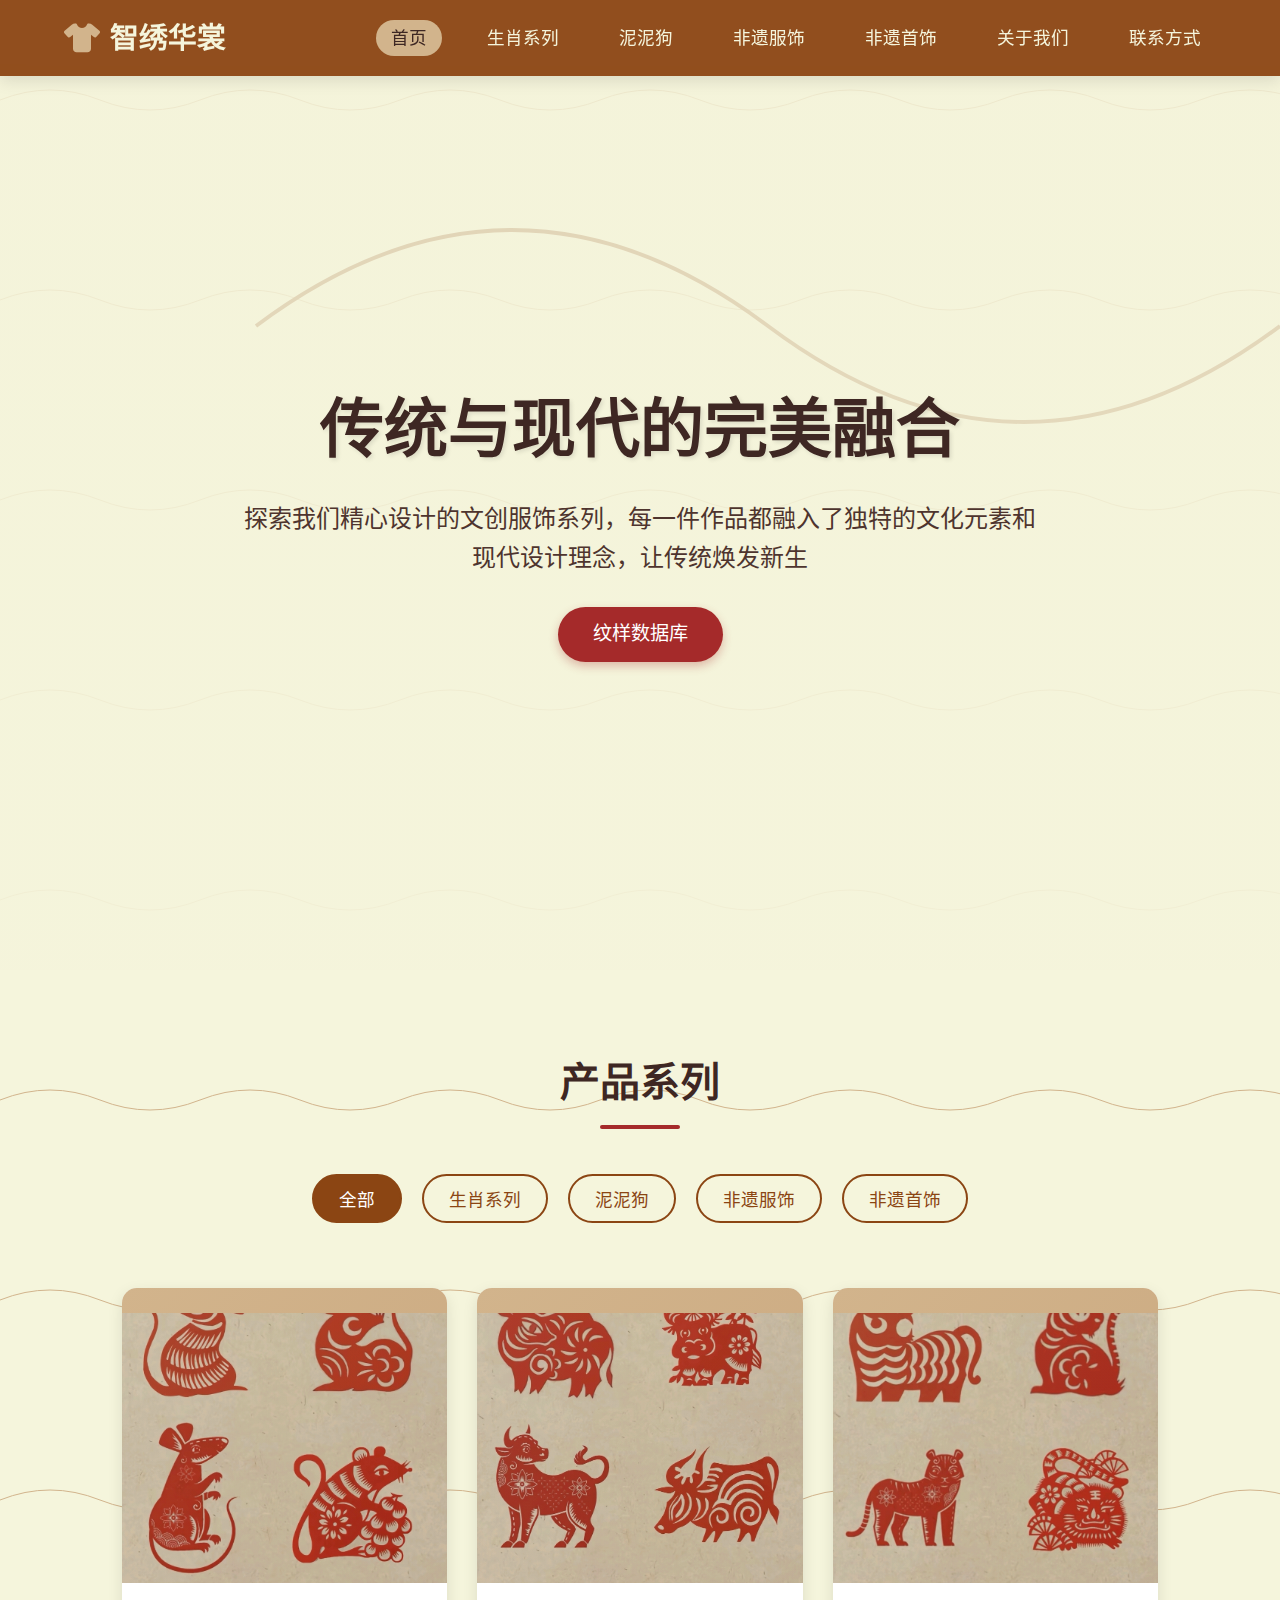
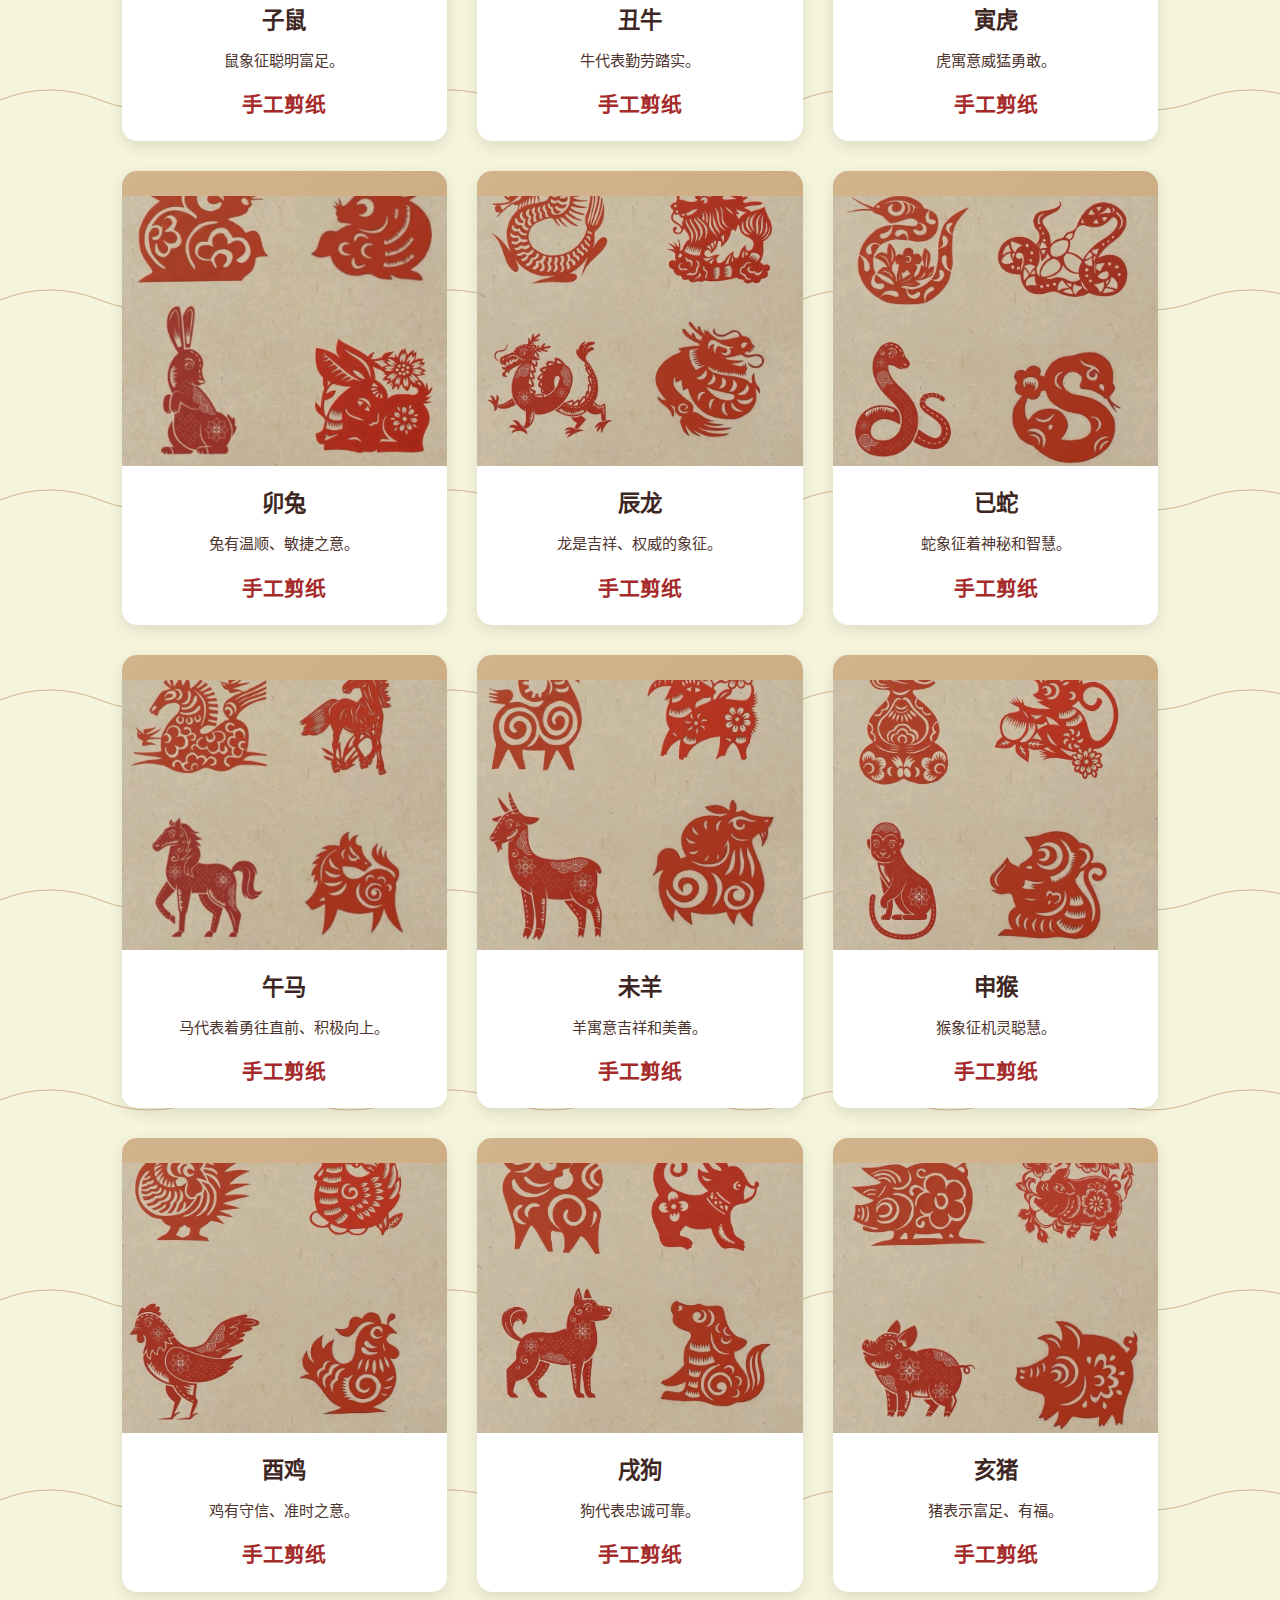
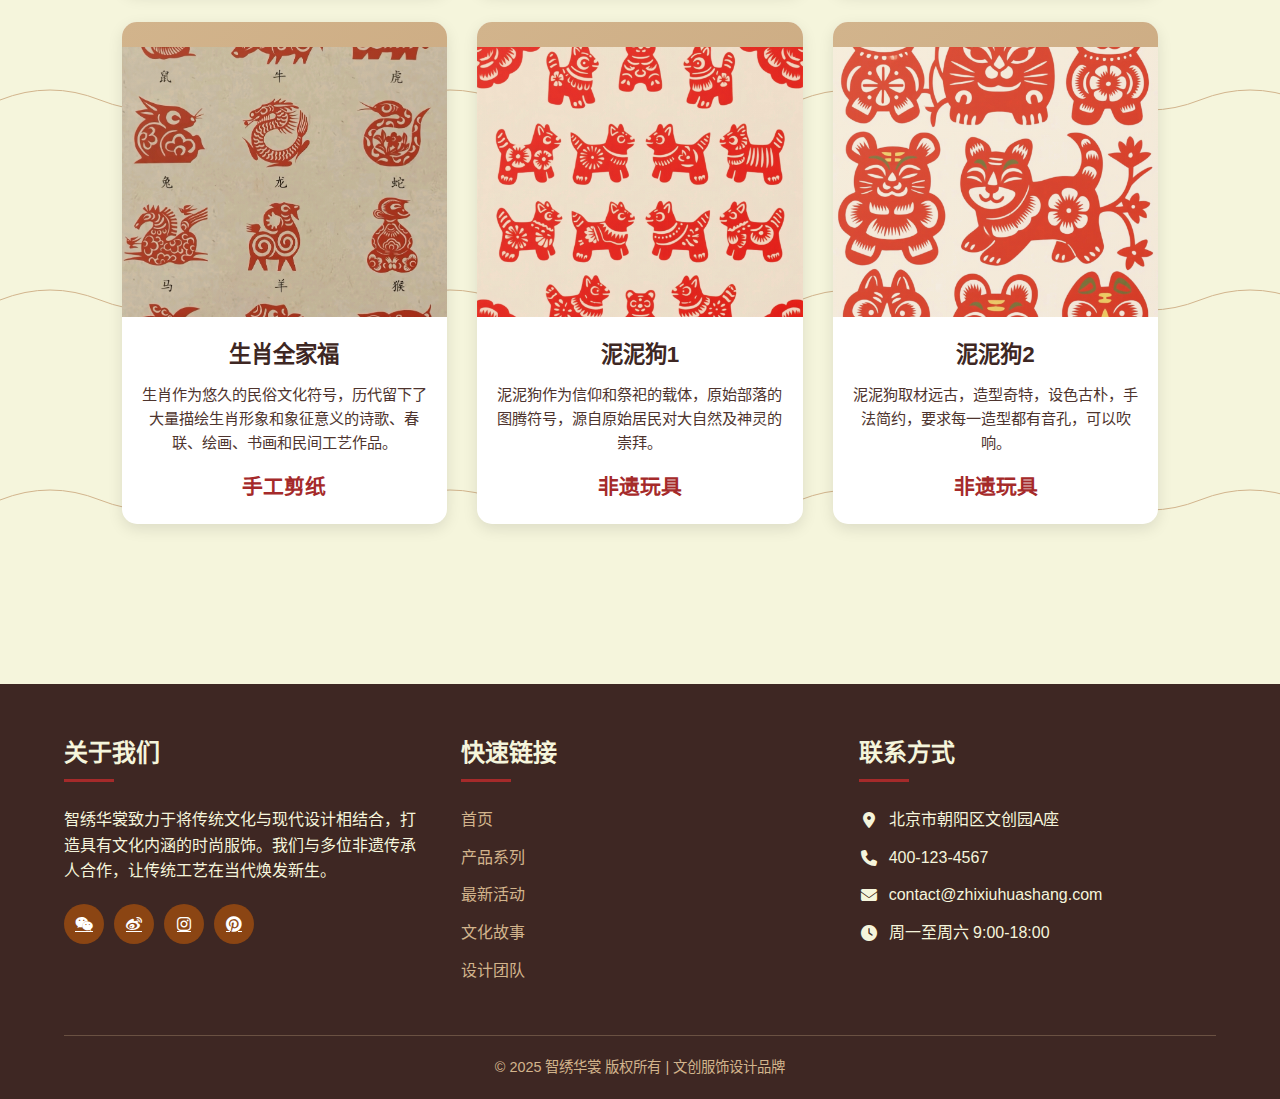
<file: index.html>
<!DOCTYPE html>
<html lang="zh-CN">

<head>
  <meta charset="UTF-8">
  <meta name="viewport" content="width=device-width, initial-scale=1.0">
  <title>智绣华裳 - 文创服饰展示</title>
  <link rel="stylesheet" href="style.css">
  <link rel="stylesheet" href="https://cdnjs.cloudflare.com/ajax/libs/font-awesome/6.4.0/css/all.min.css">
</head>

<body>
  <!-- 导航栏 -->
  <nav class="navbar">
    <a href="#" class="logo">
      <i class="fas fa-tshirt"></i>
      智绣华裳
    </a>
    <ul class="nav-links">
      <li><a href="#" class="active">首页</a></li>
      <li><a href="#">生肖系列</a></li>
      <li><a href="#">泥泥狗</a></li>
      <li><a href="#">非遗服饰</a></li>
      <li><a href="#">非遗首饰</a></li>
      <li><a href="#">关于我们</a></li>
      <li><a href="#">联系方式</a></li>
    </ul>
  </nav>

  <!-- 头部区域 -->
  <header class="hero">
    <h1>传统与现代的完美融合</h1>
    <p>探索我们精心设计的文创服饰系列，每一件作品都融入了独特的文化元素和现代设计理念，让传统焕发新生</p>
    <a href="wenyang.html" class="hero-btn">纹样数据库</a>
  </header>

  <!-- 产品分类 -->
  <section class="categories">
    <h2 class="section-title">产品系列</h2>
    <div class="category-filters">
      <button class="filter-btn active" data-filter="all">全部</button>
      <button class="filter-btn" data-filter="zodiac">生肖系列</button>
      <button class="filter-btn" data-filter="ninigou">泥泥狗</button>
      <button class="filter-btn" data-filter="clothing">非遗服饰</button>
      <button class="filter-btn" data-filter="jewelry">非遗首饰</button>
    </div>

    <div class="products">
      <!-- 产品1 -->
      <div class="product-card" data-category="zodiac">
        <div class="product-img">
          <img src="images/鼠.jpg" alt="子鼠">
        </div>
        <div class="product-info">
          <h3 class="product-title">子鼠</h3>
          <p class="product-desc">鼠象征聪明富足。</p>
          <div class="product-def">手工剪纸</div>
        </div>
      </div>

      <!-- 产品2 -->
      <div class="product-card" data-category="zodiac">
        <div class="product-img">
          <img src="images/牛.jpg" alt="丑牛">
        </div>
        <div class="product-info">
          <h3 class="product-title">丑牛</h3>
          <p class="product-desc">牛代表勤劳踏实。</p>
          <div class="product-def">手工剪纸</div>
        </div>
      </div>

      <!-- 产品3 -->
      <div class="product-card" data-category="zodiac">
        <div class="product-img">
          <img src="images/虎.jpg" alt="寅虎">
        </div>
        <div class="product-info">
          <h3 class="product-title">寅虎</h3>
          <p class="product-desc">虎寓意威猛勇敢。</p>
          <div class="product-def">手工剪纸</div>
        </div>
      </div>

      <!-- 产品4 -->
      <div class="product-card" data-category="zodiac">
        <div class="product-img">
          <img src="images/兔.jpg" alt="卯兔">
        </div>
        <div class="product-info">
          <h3 class="product-title">卯兔</h3>
          <p class="product-desc">兔有温顺、敏捷之意。</p>
          <div class="product-def">手工剪纸</div>
        </div>
      </div>

      <!-- 产品5 -->
      <div class="product-card" data-category="zodiac">
        <div class="product-img">
          <img src="images/龙.jpg" alt="辰龙">
        </div>
        <div class="product-info">
          <h3 class="product-title">辰龙</h3>
          <p class="product-desc">龙是吉祥、权威的象征。</p>
          <div class="product-def">手工剪纸</div>
        </div>
      </div>
      <!-- 产品6 -->
      <div class="product-card" data-category="zodiac">
        <div class="product-img">
          <img src="images/蛇.jpg" alt="已蛇">
        </div>
        <div class="product-info">
          <h3 class="product-title">已蛇</h3>
          <p class="product-desc">蛇象征着神秘和智慧。</p>
          <div class="product-def">手工剪纸</div>
        </div>
      </div>

      <!-- 产品7 -->
      <div class="product-card" data-category="zodiac">
        <div class="product-img">
          <img src="images/马.jpg" alt="午马">
        </div>
        <div class="product-info">
          <h3 class="product-title">午马</h3>
          <p class="product-desc">马代表着勇往直前、积极向上。</p>
          <div class="product-def">手工剪纸</div>
        </div>
      </div>
      <!-- 产品8-->
      <div class="product-card" data-category="zodiac">
        <div class="product-img">
          <img src="images/羊.jpg" alt="未羊">
        </div>
        <div class="product-info">
          <h3 class="product-title">未羊</h3>
          <p class="product-desc">羊寓意吉祥和美善。</p>
          <div class="product-def">手工剪纸</div>
        </div>
      </div>
      <!-- 产品9-->
      <div class="product-card" data-category="zodiac">
        <div class="product-img">
          <img src="images/猴.jpg" alt="申猴">
        </div>
        <div class="product-info">
          <h3 class="product-title">申猴</h3>
          <p class="product-desc">猴象征机灵聪慧。</p>
          <div class="product-def">手工剪纸</div>
        </div>
      </div>
      <!-- 产品10-->
      <div class="product-card" data-category="zodiac">
        <div class="product-img">
          <img src="images/鸡.jpg" alt="酉鸡">
        </div>
        <div class="product-info">
          <h3 class="product-title">酉鸡</h3>
          <p class="product-desc">鸡有守信、准时之意。</p>
          <div class="product-def">手工剪纸</div>
        </div>
      </div>
      <!-- 产品11-->
      <div class="product-card" data-category="zodiac">
        <div class="product-img">
          <img src="images/狗.jpg" alt="戌狗">
        </div>
        <div class="product-info">
          <h3 class="product-title">戌狗</h3>
          <p class="product-desc">狗代表忠诚可靠。</p>
          <div class="product-def">手工剪纸</div>
        </div>
      </div>
      <!-- 产品12-->
      <div class="product-card" data-category="zodiac">
        <div class="product-img">
          <img src="images/猪.jpg" alt="亥猪">
        </div>
        <div class="product-info">
          <h3 class="product-title">亥猪</h3>
          <p class="product-desc">猪表示富足、有福。</p>
          <div class="product-def">手工剪纸</div>
        </div>
      </div>
      <!-- 产品12-->
      <div class="product-card" data-category="zodiac">
        <div class="product-img">
          <img src="images/全.jpg" alt="全家福">
        </div>
        <div class="product-info">
          <h3 class="product-title">生肖全家福</h3>
          <p class="product-desc">生肖作为悠久的民俗文化符号，历代留下了大量描绘生肖形象和象征意义的诗歌、春联、绘画、书画和民间工艺作品。</p>
          <div class="product-def">手工剪纸</div>
        </div>
      </div>

      <div class="product-card" data-category="ninigou">
        <div class="product-img">
          <img src="images/p1.jpg" alt="泥泥狗1">
        </div>
        <div class="product-info">
          <h3 class="product-title">泥泥狗1</h3>
          <p class="product-desc">泥泥狗作为信仰和祭祀的载体，原始部落的图腾符号，源自原始居民对大自然及神灵的崇拜。</p>
          <div class="product-def">非遗玩具</div>
        </div>
      </div>
      <div class="product-card" data-category="ninigou">
        <div class="product-img">
          <img src="images/p2.jpg" alt="泥泥狗2">
        </div>
        <div class="product-info">
          <h3 class="product-title">泥泥狗2</h3>
          <p class="product-desc">泥泥狗取材远古，造型奇特，设色古朴，手法简约，要求每一造型都有音孔，可以吹响。</p>
          <div class="product-def">非遗玩具</div>
        </div>
      </div>
    </div>
  </section>

  <!-- 页脚 -->
  <footer>
    <div class="footer-content">
      <div class="footer-section">
        <h3>关于我们</h3>
        <p>智绣华裳致力于将传统文化与现代设计相结合，打造具有文化内涵的时尚服饰。我们与多位非遗传承人合作，让传统工艺在当代焕发新生。</p>
        <div class="social-links">
          <a href="#"><i class="fab fa-weixin"></i></a>
          <a href="#"><i class="fab fa-weibo"></i></a>
          <a href="#"><i class="fab fa-instagram"></i></a>
          <a href="#"><i class="fab fa-pinterest"></i></a>
        </div>
      </div>

      <div class="footer-section">
        <h3>快速链接</h3>
        <ul class="footer-links">
          <li><a href="#">首页</a></li>
          <li><a href="#">产品系列</a></li>
          <li><a href="#">最新活动</a></li>
          <li><a href="#">文化故事</a></li>
          <li><a href="#">设计团队</a></li>
        </ul>
      </div>

      <div class="footer-section">
        <h3>联系方式</h3>
        <ul class="footer-links">
          <li><i class="fas fa-map-marker-alt"></i> 北京市朝阳区文创园A座</li>
          <li><i class="fas fa-phone"></i> 400-123-4567</li>
          <li><i class="fas fa-envelope"></i> contact@zhixiuhuashang.com</li>
          <li><i class="fas fa-clock"></i> 周一至周六 9:00-18:00</li>
        </ul>
      </div>
    </div>

    <div class="copyright">
      <p>&copy; 2025 智绣华裳 版权所有 | 文创服饰设计品牌</p>
    </div>
  </footer>

  <script>
    // 简单的交互效果
    document.addEventListener('DOMContentLoaded', function () {
      // 导航栏滚动效果
      window.addEventListener('scroll', function () {
        const navbar = document.querySelector('.navbar');
        if (window.scrollY > 50) {
          navbar.style.padding = '10px 5%';
          navbar.style.boxShadow = '0 5px 20px rgba(0, 0, 0, 0.2)';
        } else {
          navbar.style.padding = '15px 5%';
          navbar.style.boxShadow = '0 5px 15px rgba(0, 0, 0, 0.1)';
        }
      });

      // 分类筛选按钮效果
      const filterBtns = document.querySelectorAll('.filter-btn');
      const productCards = document.querySelectorAll('.product-card');

      filterBtns.forEach(btn => {
        btn.addEventListener('click', function () {
          filterBtns.forEach(b => b.classList.remove('active'));
          this.classList.add('active');

          const filter = this.getAttribute('data-filter');

          productCards.forEach(card => {
            card.style.transition = 'all 0.3s ease';

            if (filter === 'all' || card.getAttribute('data-category') === filter) {
              setTimeout(() => {
                card.style.display = 'block';
                card.style.opacity = '1';
                card.style.transform = 'translateY(0)';
              }, 10);
            } else {
              card.style.opacity = '0';
              card.style.transform = 'translateY(20px)';
              setTimeout(() => {
                card.style.display = 'none';
              }, 300);
            }
          });
        });
      });



      // 产品卡片悬停效果
      productCards.forEach(card => {
        card.addEventListener('mouseenter', function () {
          this.style.transform = 'translateY(-10px)';
        });

        card.addEventListener('mouseleave', function () {
          this.style.transform = 'translateY(0)';
        });
      });
    });
  </script>
</body>

</html>
</file>
<file: style.css>
/* 基础样式 */
* {
  margin: 0;
  padding: 0;
  box-sizing: border-box;
  font-family: 'Noto Sans SC', 'Microsoft YaHei', sans-serif;
}

:root {
  --primary-color: #8B4513;
  --secondary-color: #D2B48C;
  --accent-color: #A52A2A;
  --light-color: #F5F5DC;
  --dark-color: #3E2723;
  --text-color: #4E342E;
  --shadow: 0 5px 15px rgba(0, 0, 0, 0.1);
}

body {
  background-color: var(--light-color);
  color: var(--text-color);
  line-height: 1.6;
  background-image: url('data:image/svg+xml;utf8,<svg xmlns="http://www.w3.org/2000/svg" width="100" height="100" viewBox="0 0 100 100"><rect width="100" height="100" fill="%23F5F5DC"/><path d="M0,50 Q25,40 50,50 T100,50" stroke="%23D2B48C" stroke-width="0.5" fill="none"/></svg>');
  background-size: 200px;
}

/* 导航栏样式 */
.navbar {
  background: rgba(139, 69, 19, 0.95);
  backdrop-filter: blur(10px);
  box-shadow: var(--shadow);
  position: fixed;
  top: 0;
  width: 100%;
  z-index: 1000;
  padding: 15px 5%;
  display: flex;
  justify-content: space-between;
  align-items: center;
  transition: all 0.3s ease;
}

.logo {
  display: flex;
  align-items: center;
  color: var(--light-color);
  text-decoration: none;
  font-size: 1.8rem;
  font-weight: bold;
}

.logo i {
  margin-right: 10px;
  color: var(--secondary-color);
}

.nav-links {
  display: flex;
  list-style: none;
}

.nav-links li {
  margin-left: 30px;
}

.nav-links a {
  color: var(--light-color);
  text-decoration: none;
  font-size: 1.1rem;
  font-weight: 500;
  padding: 8px 15px;
  border-radius: 20px;
  transition: all 0.3s ease;
}

.nav-links a:hover,
.nav-links a.active {
  background-color: var(--secondary-color);
  color: var(--dark-color);
}

/* 头部区域 */
.hero {
  height: 100vh;
  display: flex;
  flex-direction: column;
  justify-content: center;
  align-items: center;
  text-align: center;
  padding: 0 20px;
  margin-top: 70px;
  background: linear-gradient(rgba(245, 245, 220, 0.8), rgba(245, 245, 220, 0.9)), url('data:image/svg+xml;utf8,<svg xmlns="http://www.w3.org/2000/svg" width="100" height="100" viewBox="0 0 100 100"><rect width="100" height="100" fill="%23D2B48C" opacity="0.1"/><path d="M20,20 Q40,5 60,20 T100,20" stroke="%238B4513" stroke-width="0.3" fill="none"/></svg>');
  background-size: cover;
  position: relative;
  overflow: hidden;
}

.hero h1 {
  font-size: 4rem;
  margin-bottom: 20px;
  color: var(--dark-color);
  text-shadow: 2px 2px 4px rgba(0, 0, 0, 0.1);
  animation: fadeInDown 1s ease;
}

.hero p {
  font-size: 1.5rem;
  max-width: 800px;
  margin-bottom: 30px;
  color: var(--text-color);
  animation: fadeInUp 1s ease;
}

.hero-btn {
  background-color: var(--accent-color);
  color: white;
  padding: 12px 35px;
  font-size: 1.2rem;
  border: none;
  border-radius: 30px;
  cursor: pointer;
  transition: all 0.3s ease;
  text-decoration: none;
  display: inline-block;
  box-shadow: 0 4px 10px rgba(165, 42, 42, 0.3);
  animation: fadeIn 1.5s ease;
}

.hero-btn:hover {
  background-color: var(--dark-color);
  transform: translateY(-3px);
  box-shadow: 0 6px 15px rgba(165, 42, 42, 0.4);
}

/* 产品分类 */
.categories {
  padding: 80px 5%;
  text-align: center;
}

.section-title {
  font-size: 2.5rem;
  margin-bottom: 60px;
  color: var(--dark-color);
  position: relative;
  display: inline-block;
}

.section-title::after {
  content: "";
  position: absolute;
  bottom: -15px;
  left: 50%;
  transform: translateX(-50%);
  width: 80px;
  height: 4px;
  background: var(--accent-color);
  border-radius: 2px;
}

.category-filters {
  display: flex;
  justify-content: center;
  flex-wrap: wrap;
  margin-bottom: 50px;
}

.filter-btn {
  background: transparent;
  border: 2px solid var(--primary-color);
  color: var(--primary-color);
  padding: 10px 25px;
  margin: 0 10px 15px;
  border-radius: 30px;
  cursor: pointer;
  font-size: 1.1rem;
  transition: all 0.3s ease;
}

.filter-btn.active,
.filter-btn:hover {
  background: var(--primary-color);
  color: white;
}

/* 产品展示 - 关键修改部分 */
.products {
  display: grid;
  grid-template-columns: repeat(auto-fill, minmax(295px, 1fr));
  gap: 30px;
  padding: 0 5% 80px;
}

.product-card {
  background: white;
  border-radius: 15px;
  overflow: hidden;
  box-shadow: var(--shadow);
  transition: transform 0.3s ease, box-shadow 0.3s ease;
  position: relative;
  display: flex;
  flex-direction: column;
  height: 100%;
}

.product-card:hover {
  transform: translateY(-10px);
  box-shadow: 0 15px 30px rgba(0, 0, 0, 0.15);
}

/* 图片容器样式 */
.product-img {
  position: relative;
  overflow: hidden;
  height: 295px;
  /* 固定高度 */
  background-color: var(--secondary-color);
}

/* 图片自适应样式 */
.product-img img {
  position: relative;
  top: 25px;
  /* 向下移动25像素 */
  width: 100%;
  height: 100%;
  object-fit: cover;
  /* 关键属性：保持比例并填充容器 */
  display: block;
  transition: transform 0.5s ease;
}

/* 图片遮罩 */
.product-img::before {
  content: "";
  position: absolute;
  top: 0;
  left: 0;
  width: 100%;
  height: 100%;
  background: linear-gradient(135deg, rgba(210, 180, 140, 0.2) 0%, rgba(139, 69, 19, 0.1) 100%);
  z-index: 1;
}

/* 悬停效果 */
.product-card:hover .product-img img {
  transform: scale(1.1);
}

/* 产品信息区域 */
.product-info {
  padding: 20px;
  flex-grow: 1;
  /* 确保信息区域填充剩余空间 */
  display: flex;
  flex-direction: column;
}

.product-title {
  font-size: 1.4rem;
  margin-bottom: 10px;
  color: var(--dark-color);
}

.product-desc {
  color: var(--text-color);
  margin-bottom: 15px;
  font-size: 0.95rem;
  flex-grow: 1;
  /* 描述区域自适应 */
}

.product-def {
  font-size: 1.3rem;
  font-weight: bold;
  color: var(--accent-color);
  margin-top: auto;
  /* 性质始终在底部 */
}

/* 页脚 */
footer {
  background: var(--dark-color);
  color: var(--light-color);
  padding: 50px 5% 20px;
}

.footer-content {
  display: grid;
  grid-template-columns: repeat(auto-fit, minmax(250px, 1fr));
  gap: 40px;
  margin-bottom: 40px;
}

.footer-section h3 {
  font-size: 1.5rem;
  margin-bottom: 25px;
  position: relative;
  padding-bottom: 10px;
}

.footer-section h3::after {
  content: "";
  position: absolute;
  bottom: 0;
  left: 0;
  width: 50px;
  height: 3px;
  background: var(--accent-color);
}

.footer-links {
  list-style: none;
}

.footer-links li {
  margin-bottom: 12px;
  display: flex;
  align-items: center;
}

.footer-links i {
  margin-right: 10px;
  width: 20px;
  text-align: center;
}

.footer-links a {
  color: var(--secondary-color);
  text-decoration: none;
  transition: color 0.3s ease;
}

.footer-links a:hover {
  color: white;
}

.social-links {
  display: flex;
  margin-top: 20px;
}

.social-links a {
  display: flex;
  align-items: center;
  justify-content: center;
  width: 40px;
  height: 40px;
  background: var(--primary-color);
  color: white;
  border-radius: 50%;
  margin-right: 10px;
  transition: all 0.3s ease;
}

.social-links a:hover {
  background: var(--accent-color);
  transform: translateY(-3px);
}

.copyright {
  text-align: center;
  padding-top: 20px;
  border-top: 1px solid rgba(210, 180, 140, 0.3);
  font-size: 0.9rem;
  color: var(--secondary-color);
}

/* 动画效果 */
@keyframes fadeIn {
  from {
    opacity: 0;
  }

  to {
    opacity: 1;
  }
}

@keyframes fadeInDown {
  from {
    opacity: 0;
    transform: translateY(-30px);
  }

  to {
    opacity: 1;
    transform: translateY(0);
  }
}

@keyframes fadeInUp {
  from {
    opacity: 0;
    transform: translateY(30px);
  }

  to {
    opacity: 1;
    transform: translateY(0);
  }
}

/* 响应式设计 */
@media (max-width: 768px) {
  .navbar {
    flex-direction: column;
    padding: 15px;
  }

  .logo {
    margin-bottom: 15px;
  }

  .nav-links {
    width: 100%;
    justify-content: center;
    flex-wrap: wrap;
  }

  .nav-links li {
    margin: 5px 10px;
  }

  .hero h1 {
    font-size: 2.8rem;
  }

  .hero p {
    font-size: 1.2rem;
  }

  .section-title {
    font-size: 2rem;
  }

  .products {
    grid-template-columns: repeat(auto-fill, minmax(220px, 1fr));
  }
}

@media (max-width: 480px) {
  .nav-links a {
    padding: 6px 10px;
    font-size: 0.9rem;
  }

  .hero h1 {
    font-size: 2.2rem;
  }

  .hero p {
    font-size: 1rem;
  }

  .filter-btn {
    padding: 8px 15px;
    font-size: 0.9rem;
    margin: 0 5px 10px;
  }

  .products {
    grid-template-columns: 1fr;
  }

  .product-img {
    height: 220px;
    /* 小屏幕上减小高度 */
  }
}
</file>
